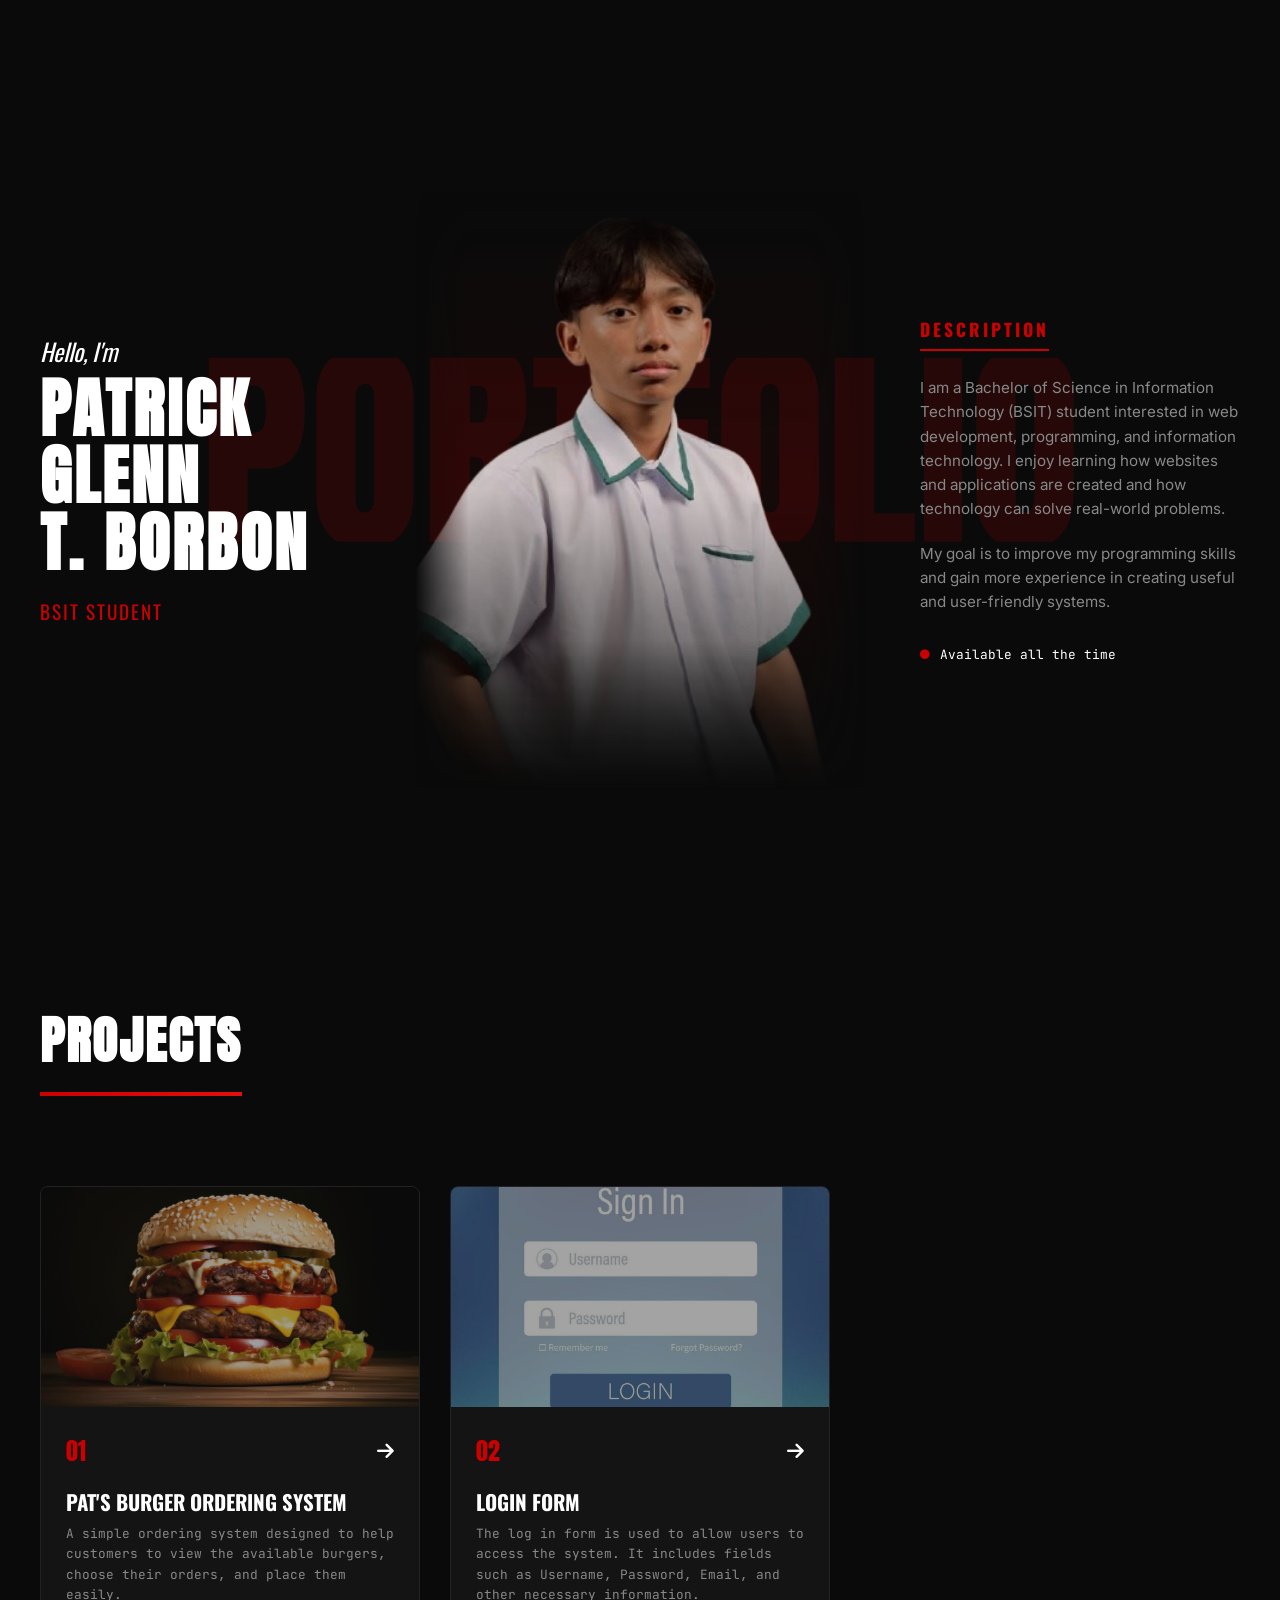
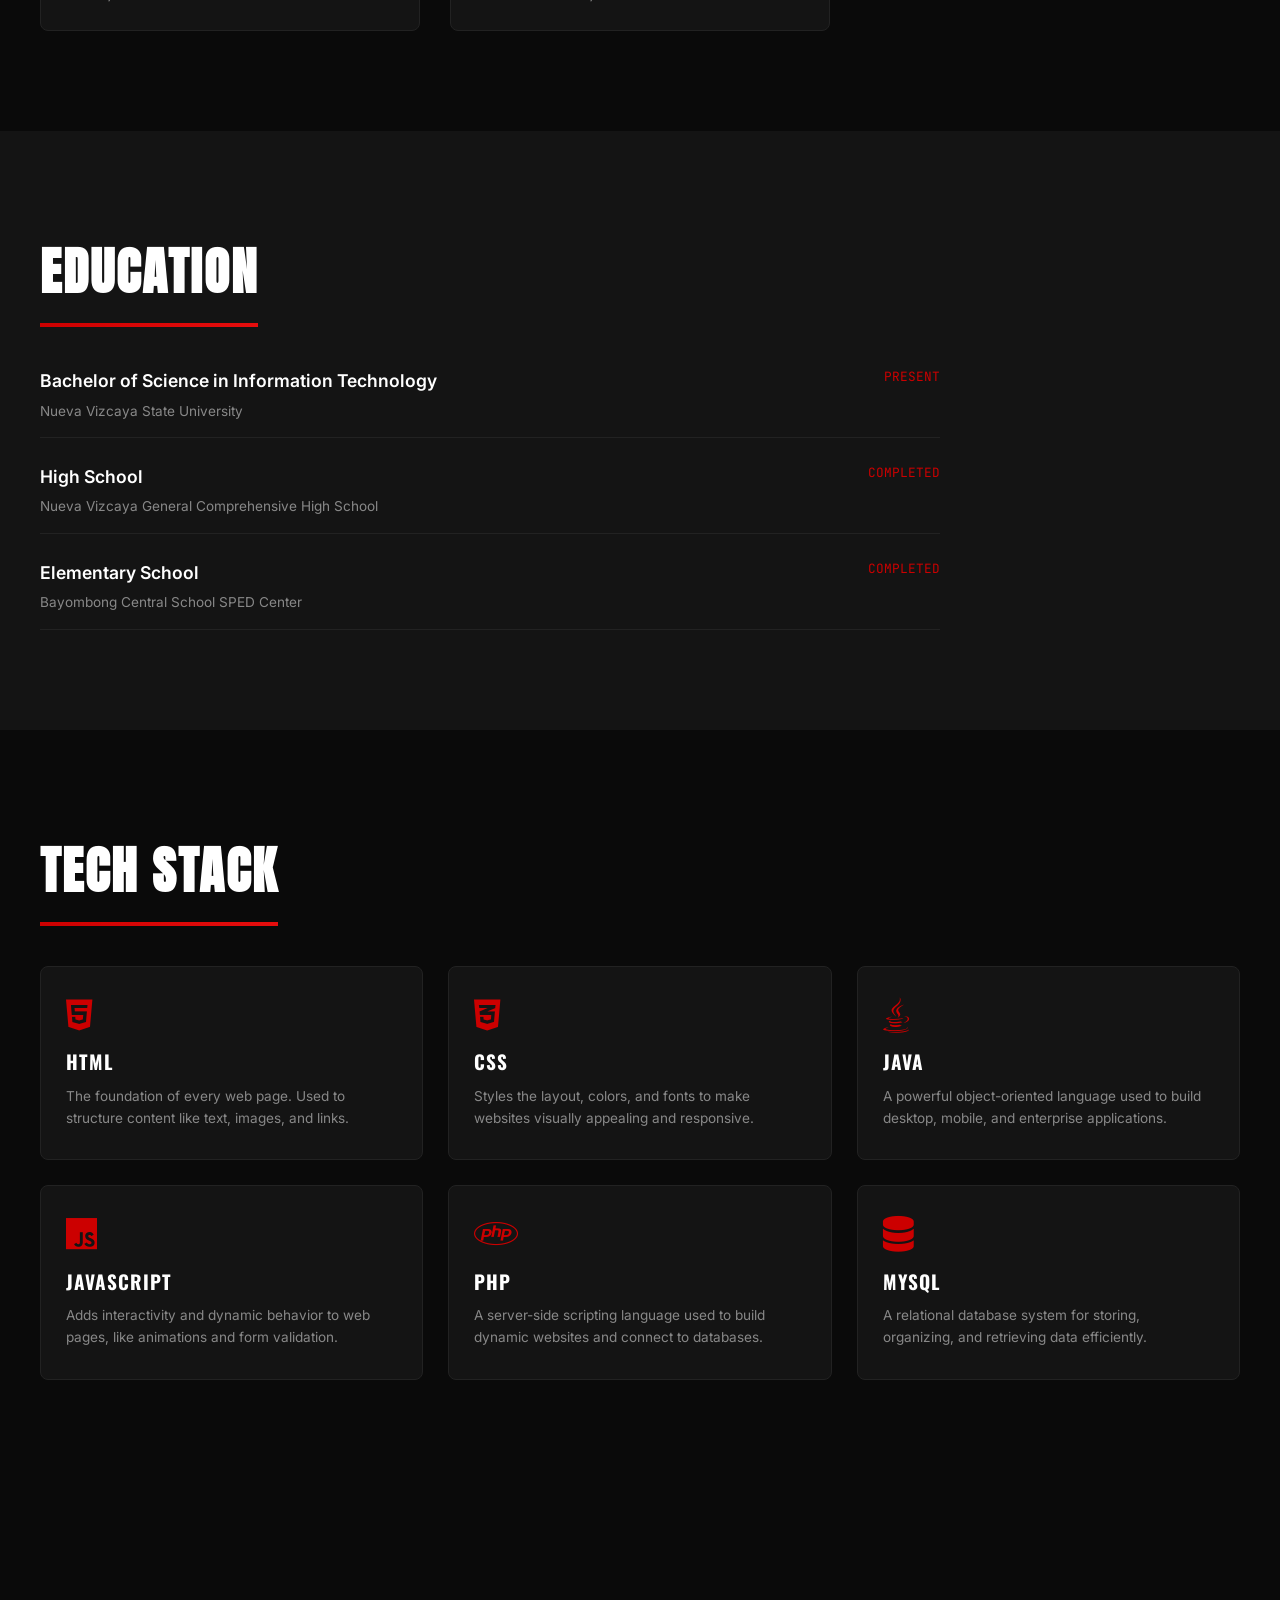
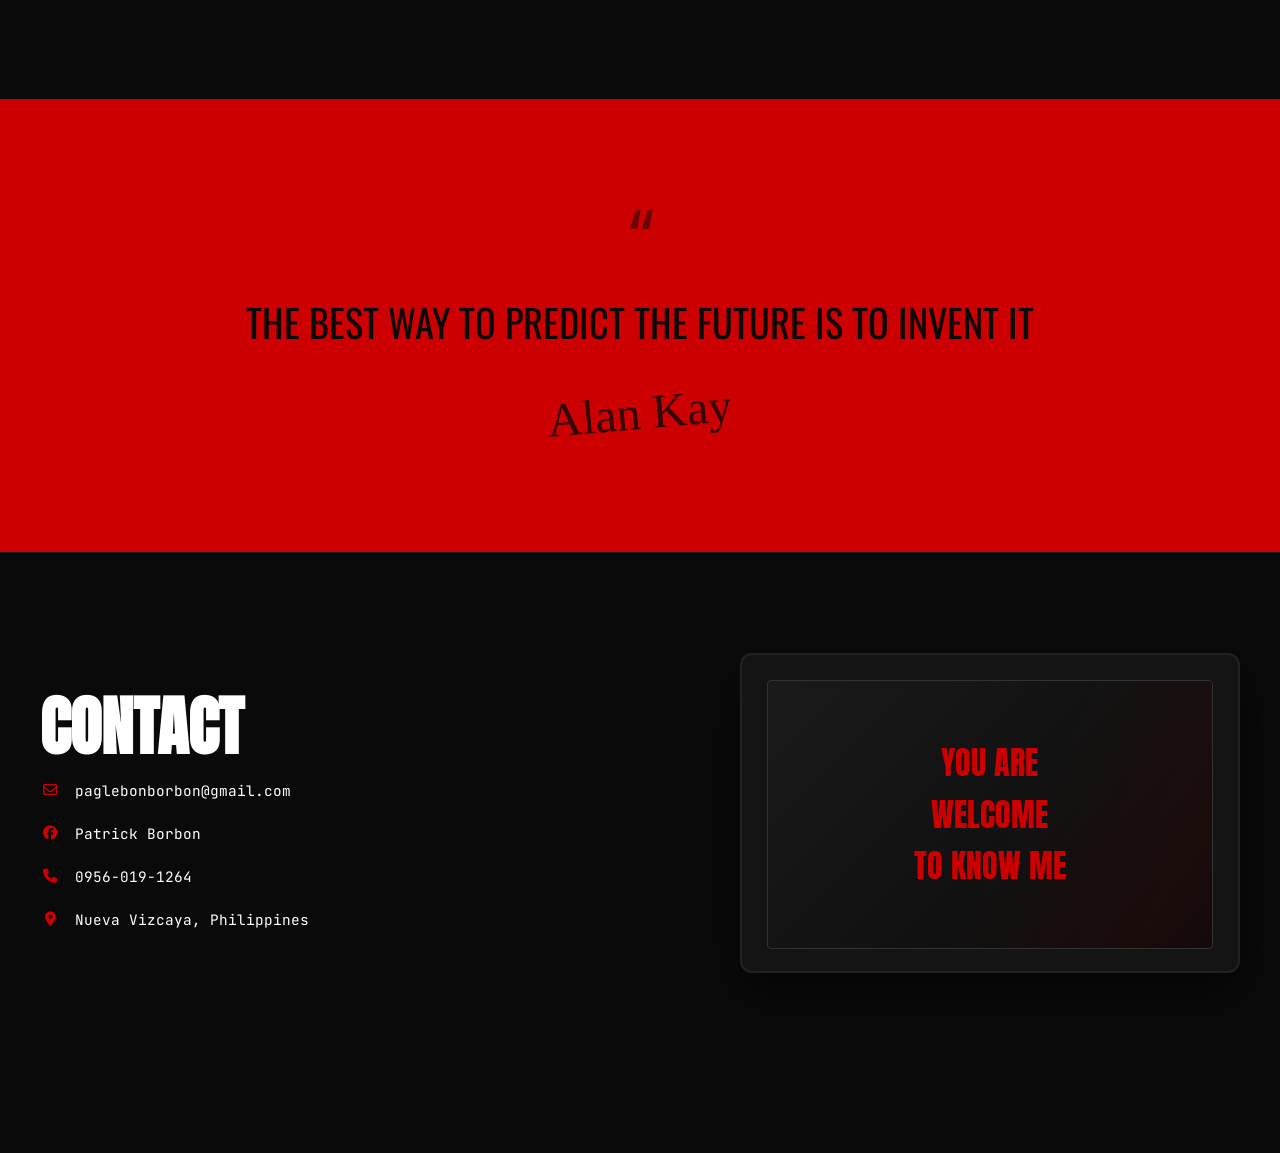
<file: index.html>
<!DOCTYPE html>
<html lang="en">
<head>
    <meta charset="UTF-8">
    <meta name="viewport" content="width=device-width, initial-scale=1.0">
    <title>Portfolio | Patsyyy</title>
    
    <!-- Google Fonts -->
    <link rel="preconnect" href="https://fonts.googleapis.com">
    <link rel="preconnect" href="https://fonts.gstatic.com" crossorigin>
    <link href="https://fonts.googleapis.com/css2?family=Anton&family=Inter:wght@300;400;600&family=JetBrains+Mono:wght@400;700&family=Oswald:wght@500;700&display=swap" rel="stylesheet">
    
    <!-- FontAwesome for Icons -->
    <link rel="stylesheet" href="https://cdnjs.cloudflare.com/ajax/libs/font-awesome/6.4.0/css/all.min.css">

    <!-- Link to External CSS -->
    <link rel="stylesheet" href="style.css">
</head>
<body>

    <!-- Sticky Navigation -->
    <nav class="navbar" id="navbar">
        <div class="nav-content">
            <div class="nav-logo">PATS</div>
            <ul class="nav-links">
                <li><a href="#home">Home</a></li>
                <li><a href="#projects">Projects</a></li>
                <li><a href="#education">Education</a></li>
                <li><a href="#techstack">Tech Stack</a></li>
                <li><a href="#contact">Contact</a></li>
            </ul>
        </div>
    </nav>

    <!-- Hero Section -->
    <section class="hero" id="home">
        <div class="hero-bg-text">PORTFOLIO</div>
        <div class="container">
            <div class="hero-grid">
                
                <!-- Left Column (Text) -->
                <div class="hero-left reveal-left">
                    <span class="greeting">Hello, I'm</span>
                    <h1 class="typing-title">Patrick Glenn<br>T. Borbon</h1>
                    <div class="profession">BSIT STUDENT</div>
                </div>

                <!-- Center Column (Image) -->
                <div class="hero-center reveal-scale">
                    <div class="hero-image-wrapper">
                        <img src="picture.png" alt="Portrait of Patrick Glenn T. Borbon">
                    </div>
                </div>

                <!-- Right Column (About Paragraph) -->
                <div class="hero-right reveal-right">
                    <h3 class="description-title">DESCRIPTION</h3>
                    <p>I am a Bachelor of Science in Information Technology (BSIT) student interested in web development, programming, and information technology. I enjoy learning how websites and applications are created and how technology can solve real-world problems.</p>
                    <p>My goal is to improve my programming skills and gain more experience in creating useful and user-friendly systems.</p>
                    <div class="availability">
                        <i class="fa-solid fa-circle"></i>
                        <span>Available all the time</span>
                    </div>
                </div>

            </div>
        </div>
    </section>

    <!-- Selected Projects Section -->
    <section class="projects" id="projects">
        <div class="container">
            <div class="projects-header reveal">
                <h2 class="section-title">Projects</h2>
            </div>
            
            <div class="projects-grid">
                <!-- Project 1 - Linked to burger.html -->
                <a href="burger.html" class="project-card reveal" style="text-decoration: none; color: inherit;">
                    <div class="project-img">
                        <img src="burger.png" alt="Pat's Burger Ordering System">
                    </div>
                    <div class="project-info">
                        <div class="project-meta">
                            <span class="project-num">01</span>
                            <i class="fa-solid fa-arrow-right project-arrow"></i>
                        </div>
                        <h3>Pat's Burger Ordering System</h3>
                        <p>A simple ordering system designed to help customers to view the available burgers, choose their orders, and place them easily.</p>
                    </div>
                </a>

                <!-- Project 2 - Now linked to loginform.html -->
                <a href="loginform.html" class="project-card reveal" style="text-decoration: none; color: inherit;">
                    <div class="project-img">
                        <img src="login.png" alt="Login Form">
                    </div>
                    <div class="project-info">
                        <div class="project-meta">
                            <span class="project-num">02</span>
                            <i class="fa-solid fa-arrow-right project-arrow"></i>
                        </div>
                        <h3>Login Form</h3>
                        <p>The log in form is used to allow users to access the system. It includes fields such as Username, Password, Email, and other necessary information.</p>
                    </div>
                </a>

            </div>
        </div>
    </section>

    <!-- Education Section -->
    <section class="education" id="education">
        <div class="container">
            <h2 class="section-title reveal">Education</h2>
            <div class="edu-list">
                <div class="edu-item reveal">
                    <div>
                        <h4>Bachelor of Science in Information Technology</h4>
                        <p>Nueva Vizcaya State University</p>
                    </div>
                    <span class="edu-date">PRESENT</span>
                </div>
                <div class="edu-item reveal">
                    <div>
                        <h4>High School</h4>
                        <p>Nueva Vizcaya General Comprehensive High School</p>
                    </div>
                    <span class="edu-date">COMPLETED</span>
                </div>
                <div class="edu-item reveal">
                    <div>
                        <h4>Elementary School</h4>
                        <p>Bayombong Central School SPED Center</p>
                    </div>
                    <span class="edu-date">COMPLETED</span>
                </div>
            </div>
        </div>
    </section>

    <!-- Tech Stack Section (separate container) -->
    <section class="techstack" id="techstack">
        <div class="container">
            <h2 class="section-title reveal">Tech Stack</h2>
            <div class="techstack-grid">

                <div class="tech-card reveal">
                    <i class="fa-brands fa-html5 tech-icon"></i>
                    <h4>HTML</h4>
                    <p>The foundation of every web page. Used to structure content like text, images, and links.</p>
                </div>

                <div class="tech-card reveal">
                    <i class="fa-brands fa-css3-alt tech-icon"></i>
                    <h4>CSS</h4>
                    <p>Styles the layout, colors, and fonts to make websites visually appealing and responsive.</p>
                </div>

                <div class="tech-card reveal">
                    <i class="fa-brands fa-java tech-icon"></i>
                    <h4>Java</h4>
                    <p>A powerful object-oriented language used to build desktop, mobile, and enterprise applications.</p>
                </div>

                <div class="tech-card reveal">
                    <i class="fa-brands fa-js tech-icon"></i>
                    <h4>JavaScript</h4>
                    <p>Adds interactivity and dynamic behavior to web pages, like animations and form validation.</p>
                </div>

                <div class="tech-card reveal">
                    <i class="fa-brands fa-php tech-icon"></i>
                    <h4>PHP</h4>
                    <p>A server-side scripting language used to build dynamic websites and connect to databases.</p>
                </div>

                <div class="tech-card reveal">
                    <i class="fa-solid fa-database tech-icon"></i>
                    <h4>MySQL</h4>
                    <p>A relational database system for storing, organizing, and retrieving data efficiently.</p>
                </div>

                <div class="tech-card reveal">
                    <i class="fa-brands fa-bootstrap tech-icon"></i>
                    <h4>Bootstrap</h4>
                    <p>A CSS framework with ready-made components for fast, mobile-first responsive design.</p>
                </div>

                <div class="tech-card reveal">
                    <i class="fa-brands fa-github tech-icon"></i>
                    <h4>GitHub</h4>
                    <p>A platform for hosting code, collaborating with others, and tracking project versions.</p>
                </div>

            </div>
        </div>
    </section>

    <!-- Testimonial Section -->
    <section class="testimonial">
        <div class="container">
            <div class="quote-wrapper reveal">
                <div class="quote-icon">“</div>
                <p class="quote-text">The best way to predict the future is to invent it</p>
                <div class="signature">Alan Kay</div>
            </div>
        </div>
    </section>

    <!-- Contact / Footer Section -->
    <section class="contact" id="contact">
        <div class="container">
            <div class="contact-grid">
                
                <div class="contact-left reveal-left">
                    <h2>CONTACT</h2>
                    
                    <div class="contact-details">
                        <div class="contact-item">
                            <i class="fa-regular fa-envelope"></i>
                            <span>paglebonborbon@gmail.com</span>
                        </div>
                        <!-- Updated Facebook link to point to the provided profile URL -->
                        <div class="contact-item">
                            <i class="fa-brands fa-facebook"></i>
                            <a href="https://www.facebook.com/patrick.borbon" target="_blank" rel="noopener noreferrer">Patrick Borbon</a>
                        </div>
                        <div class="contact-item">
                            <i class="fa-solid fa-phone"></i>
                            <span>0956-019-1264</span>
                        </div>
                        <div class="contact-item">
                            <i class="fa-solid fa-location-dot"></i>
                            <span>Nueva Vizcaya, Philippines</span>
                        </div>
                    </div>
                </div>

                <div class="contact-right reveal-right">
                    <div class="laptop-mockup">
                        <div class="laptop-screen">
                            YOU ARE<br>WELCOME<br>TO KNOW ME
                        </div>
                    </div>
                </div>

            </div>

            <div class="footer-bottom reveal">
                <p>&copy; 2026 Patrick Glenn T. Borbon. All rights reserved.</p>
            </div>
        </div>
    </section>

    <!-- Link to External JavaScript -->
    <script src="script.js"></script>
</body>
</html>
</file>
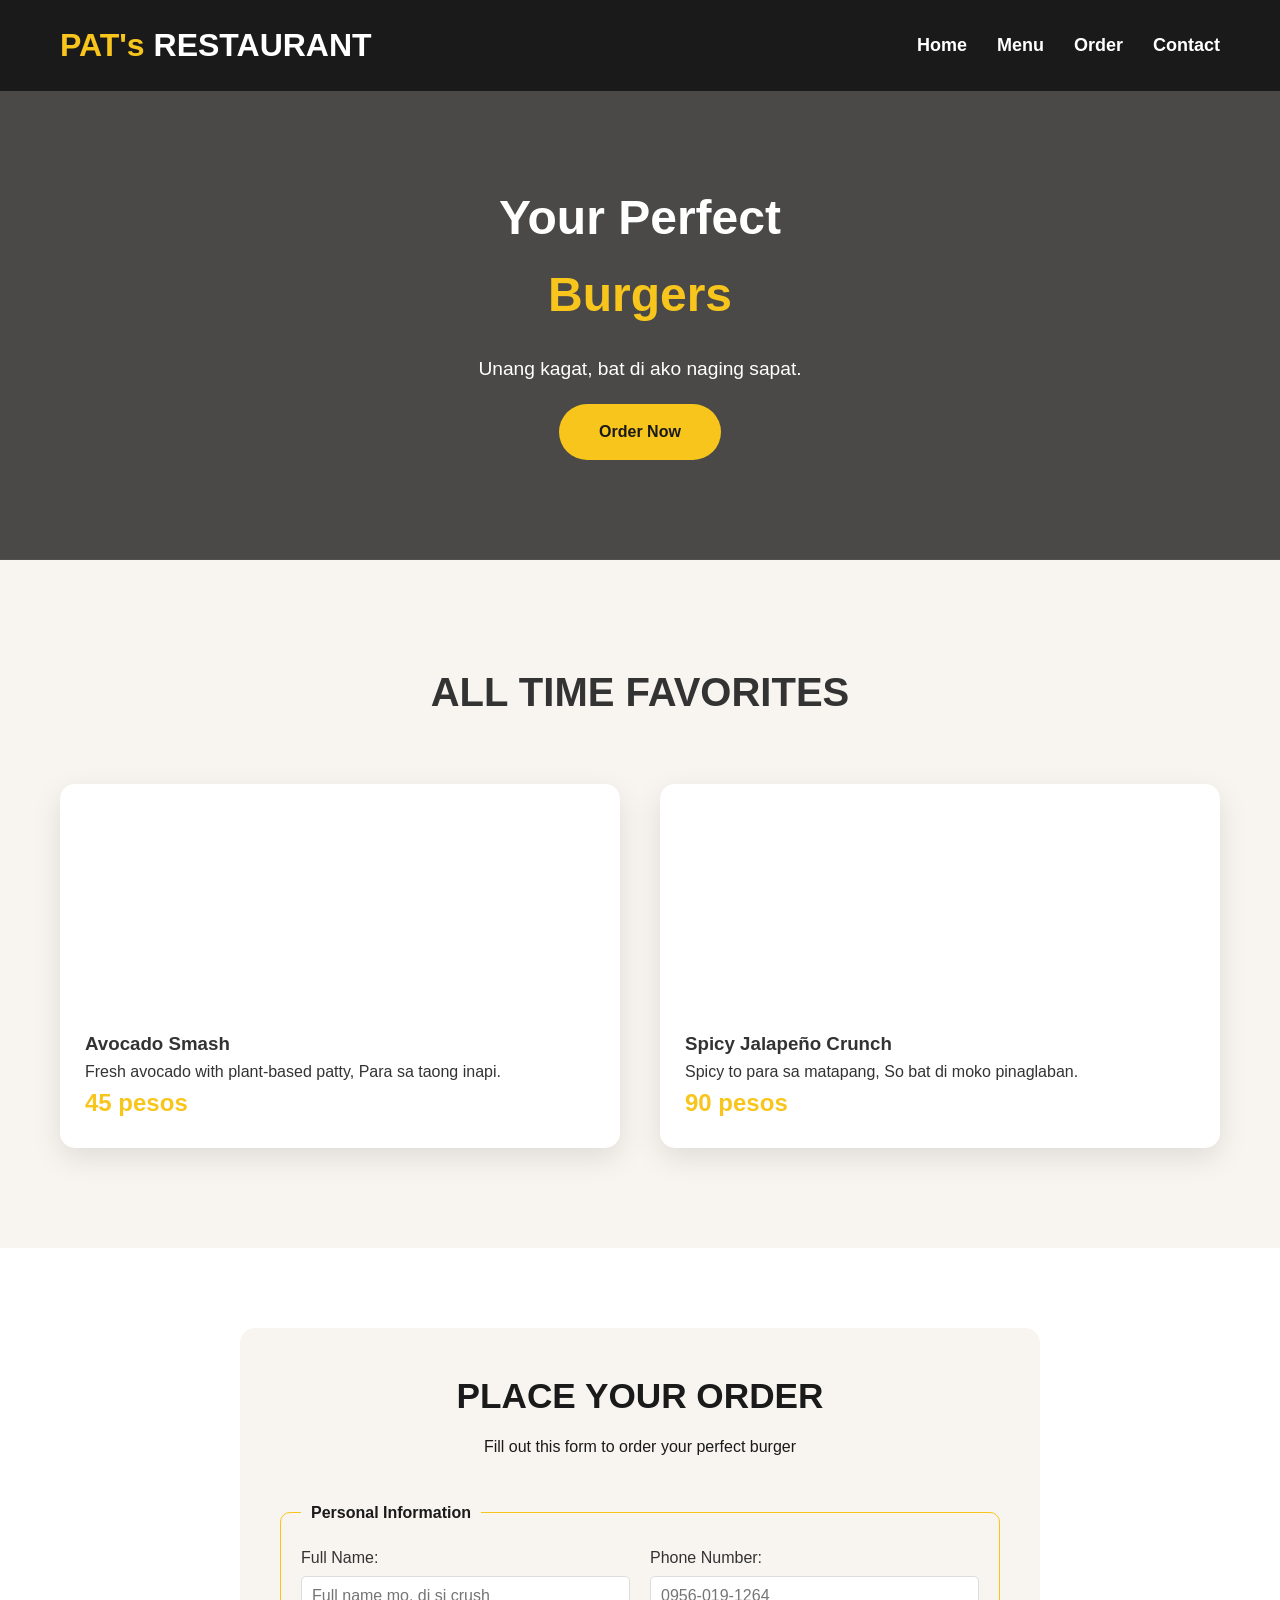
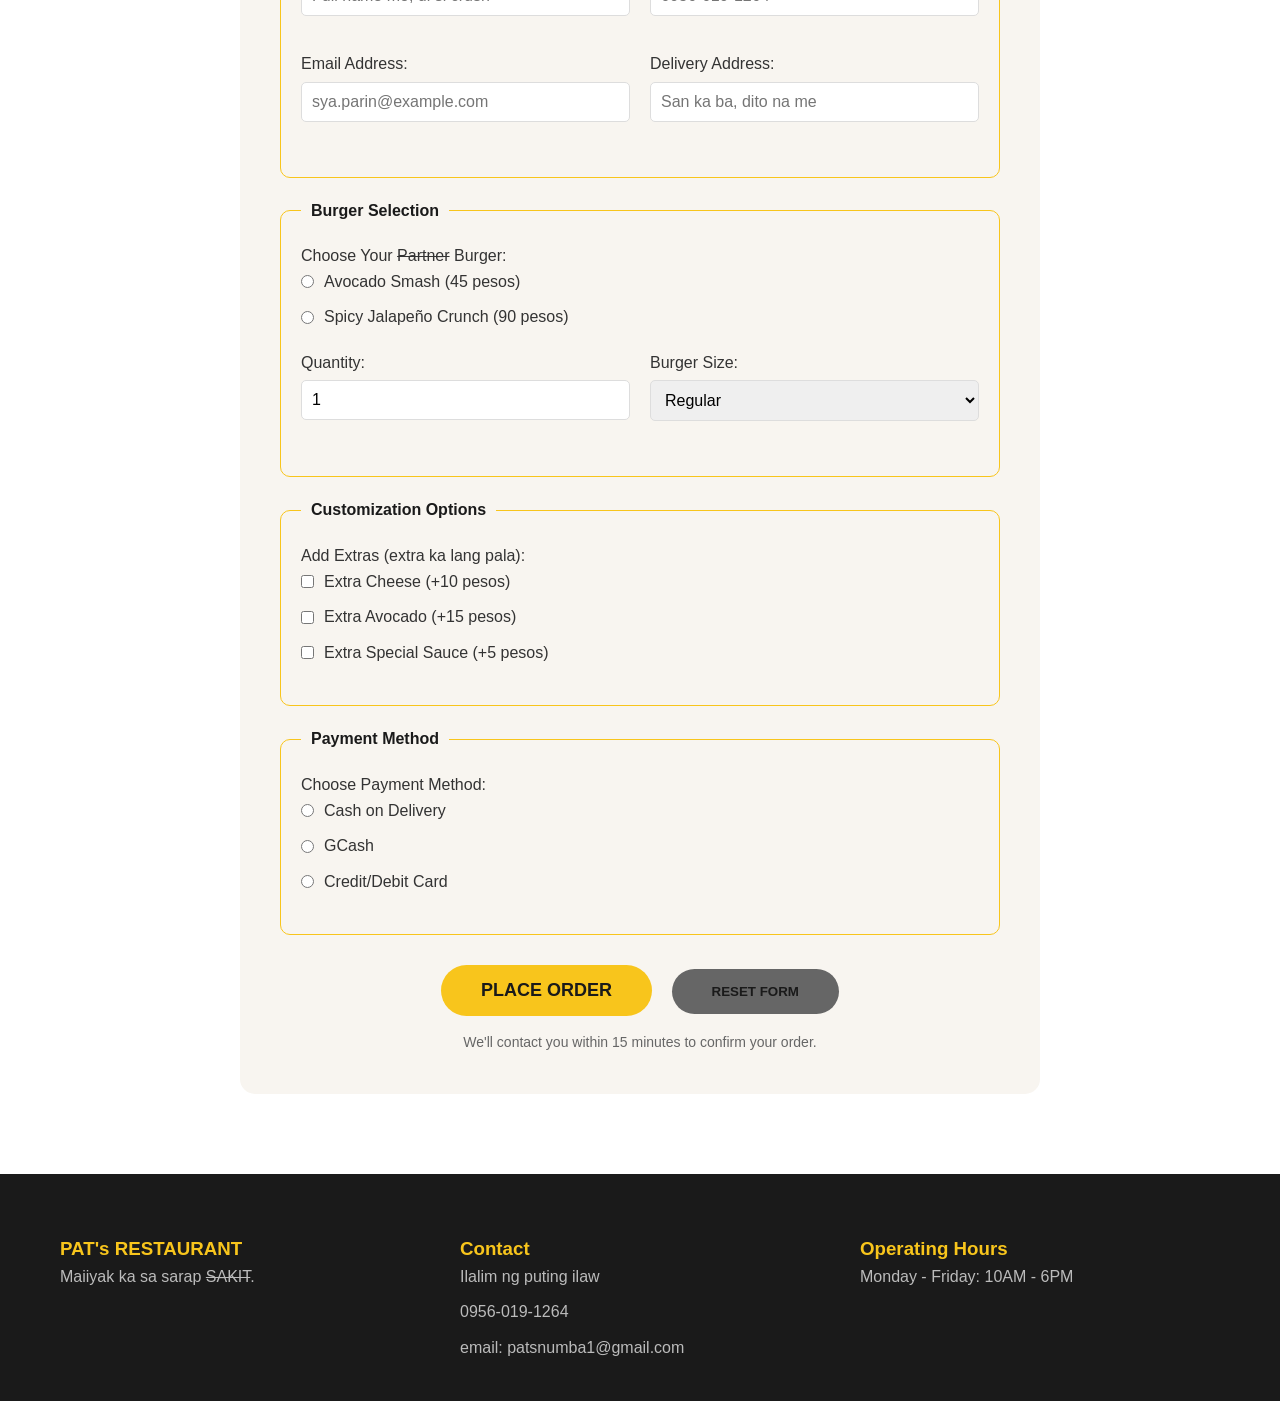
<file: burger.html>
<!DOCTYPE html>
<html lang="en">
<head>
    <meta charset="UTF-8">
    <meta name="viewport" content="width=device-width, initial-scale=1.0">
    <title>PAT's RESTAURANT | Perfect Burgers</title>
    <link rel="stylesheet" href="https://cdnjs.cloudflare.com/ajax/libs/font-awesome/6.4.0/css/all.min.css">

    <style>
        * {
            margin: 0;
            padding: 0;
            box-sizing: border-box;
            font-family: 'Segoe UI', Tahoma, Geneva, Verdana, sans-serif;
        }

        body {
            background-color: #f8f5f0;
            color: #333;
            line-height: 1.6;
        }

        .container {
            max-width: 1200px;
            margin: 0 auto;
            padding: 0 20px;
        }

        header {
            background-color: #1a1a1a;
            padding: 20px 0;
            position: fixed;
            width: 100%;
            z-index: 1000;
        }

        .header-container {
            display: flex;
            justify-content: space-between;
            align-items: center;
        }

        .logo {
            color: #f8c51c;
            font-size: 32px;
            font-weight: 800;
            text-decoration: none;
        }

        .logo span {
            color: white;
        }

        nav ul {
            display: flex;
            list-style: none;
        }

        nav ul li {
            margin-left: 30px;
        }

        nav ul li a {
            color: white;
            text-decoration: none;
            font-size: 18px;
            font-weight: 600;
        }

        nav ul li a:hover {
            color: #f8c51c;
        }

        .hero {
            background: linear-gradient(rgba(0,0,0,.7), rgba(0,0,0,.7)),
            url('https://images.unsplash.com/photo-1571091718767-18b5b1457add');
            background-size: cover;
            background-position: center;
            color: white;
            padding: 180px 0 100px;
            text-align: center;
        }

        .hero h1 {
            font-size: 3rem;
        }

        .hero span {
            color: #f8c51c;
            display: block;
        }

        .hero p {
            max-width: 700px;
            margin: 20px auto;
            font-size: 1.2rem;
        }

        .btn {
            background-color: #f8c51c;
            color: #1a1a1a;
            padding: 15px 40px;
            text-decoration: none;
            font-weight: bold;
            border-radius: 50px;
            display: inline-block;
            border: none;
            cursor: pointer;
            transition: all 0.3s ease;
        }

        .btn:hover {
            background-color: #e0b318;
            transform: translateY(-3px);
        }

        .burgers {
            padding: 100px 0;
        }

        .section-title {
            text-align: center;
            margin-bottom: 60px;
        }

        .section-title h2 {
            font-size: 2.5rem;
        }

        .burgers-grid {
            display: grid;
            grid-template-columns: repeat(auto-fit, minmax(300px,1fr));
            gap: 40px;
        }

        .burger-card {
            background: white;
            border-radius: 15px;
            overflow: hidden;
            box-shadow: 0 10px 30px rgba(0,0,0,0.1);
        }

        .burger-img {
            height: 220px;
            background-size: cover;
            background-position: center;
        }

        .avocado {
            background-image: url('https://images.unsplash.com/photo-1551782450-a2132b4ba21d');
        }

        .jalapeno {
            background-image: url('https://images.unsplash.com/photo-1568901346375-23c9450c58cd');
        }

        .burger-content {
            padding: 25px;
        }

        .price {
            color: #f8c51c;
            font-size: 1.5rem;
            font-weight: bold;
        }

        .order-form-section {
            background-color: white;
            padding: 80px 0;
        }

        .form-container {
            max-width: 800px;
            margin: 0 auto;
            background-color: #f8f5f0;
            padding: 40px;
            border-radius: 15px;
        }

        .form-title {
            text-align: center;
            margin-bottom: 40px;
            color: #1a1a1a;
        }

        .form-title h2 {
            font-size: 2.2rem;
            margin-bottom: 10px;
        }

        label {
            display: block;
            margin-bottom: 15px;
        }

        input, select, textarea {
            width: 100%;
            padding: 10px;
            border: 1px solid #ddd;
            border-radius: 5px;
            font-size: 16px;
            margin-top: 5px;
        }

        .radio-label, .checkbox-label {
            display: flex;
            align-items: center;
            margin-bottom: 10px;
        }

        .radio-label input, .checkbox-label input {
            width: auto;
            margin-right: 10px;
            margin-top: 0;
        }

        .form-group {
            margin-bottom: 20px;
        }

        .form-row {
            display: grid;
            grid-template-columns: 1fr 1fr;
            gap: 20px;
        }

        .form-submit {
            text-align: center;
            margin-top: 30px;
        }

        .submit-btn {
            background-color: #f8c51c;
            color: #1a1a1a;
            padding: 15px 40px;
            font-size: 18px;
            font-weight: bold;
            border-radius: 50px;
            border: none;
            cursor: pointer;
        }

        fieldset {
            border: 1px solid #f8c51c;
            border-radius: 10px;
            padding: 20px;
            margin-bottom: 20px;
        }

        legend {
            font-weight: bold;
            color: #1a1a1a;
            padding: 0 10px;
        }

        footer {
            background-color: #1a1a1a;
            color: white;
            padding: 60px 0 30px;
        }

        .footer-content {
            display: grid;
            grid-template-columns: repeat(3, 1fr);
            gap: 40px;
        }

        .footer-column h3 {
            color: #f8c51c;
        }

        .footer-column p {
            color: #bbb;
            margin-bottom: 10px;
        }
    </style>
</head>

<body>

<header>
    <div class="container header-container">
        <a href="#" class="logo">PAT's <span>RESTAURANT</span></a>
        <nav>
            <ul>
                <li><a href="#home">Home</a></li>
                <li><a href="#menu">Menu</a></li>
                <li><a href="#order">Order</a></li>
                <li><a href="#contact">Contact</a></li>
            </ul>
        </nav>
    </div>
</header>

<section class="hero" id="home">
    <div class="container">
        <h1>Your Perfect <span>Burgers</span></h1>
        <p>Unang kagat, bat di ako naging sapat.</p>
        <a href="#menu" class="btn">Order Now</a>
    </div>
</section>

<section class="burgers" id="menu">
    <div class="container">
        <div class="section-title">
            <h2>ALL TIME FAVORITES</h2>
        </div>

        <div class="burgers-grid">
            <div class="burger-card">
                <div class="burger-img avocado"></div>
                <div class="burger-content">
                    <h3>Avocado Smash</h3>
                    <p>Fresh avocado with plant-based patty, Para sa taong inapi.</p>
                    <div class="price">45 pesos</div>
                </div>
            </div>

            <div class="burger-card">
                <div class="burger-img jalapeno"></div>
                <div class="burger-content">
                    <h3>Spicy Jalapeño Crunch</h3>
                    <p>Spicy to para sa matapang, So bat di moko pinaglaban.</p>
                    <div class="price">90 pesos</div>
                </div>
            </div>
        </div>
    </div>
</section>

<section class="order-form-section" id="order">
    <div class="container">
        <div class="form-container">
            <div class="form-title">
                <h2>PLACE YOUR ORDER</h2>
                <p>Fill out this form to order your perfect burger</p>
            </div>
            
            <form id="orderForm" action="#" method="GET">
                
                <fieldset>
                    <legend>Personal Information</legend>
                    
                    <div class="form-row">
                        <div class="form-group">
                            <label>
                                Full Name:
                                <input type="text" name="fullName" placeholder="Full name mo, di si crush" required>
                            </label>
                        </div>
                        
                        <div class="form-group">
                            <label>
                                Phone Number:
                                <input type="tel" name="phone" placeholder="0956-019-1264" required>
                            </label>
                        </div>
                    </div>
                    
                    <div class="form-row">
                        <div class="form-group">
                            <label>
                                Email Address:
                                <input type="email" name="email" placeholder="sya.parin@example.com" required>
                            </label>
                        </div>
                        
                        <div class="form-group">
                            <label>
                                Delivery Address:
                                <input type="text" name="address" placeholder="San ka ba, dito na me">
                            </label>
                        </div>
                    </div>
                </fieldset>

                <fieldset>
                    <legend>Burger Selection</legend>
                    
                    <div class="form-group">
                        <p>Choose Your <del>Partner</del> Burger:</p>
                        <div>
                            <label class="radio-label">
                                <input type="radio" name="burgerType" value="avocado" required>
                                Avocado Smash (45 pesos)
                            </label>                            
                            <label class="radio-label">
                                <input type="radio" name="burgerType" value="jalapeno" required>
                                Spicy Jalapeño Crunch (90 pesos)
                            </label>                            
                        </div>
                    </div>
                    
                    <div class="form-row">
                        <div class="form-group">
                            <label>
                                Quantity:
                                <input type="number" name="quantity" min="1" max="20" value="1" required>
                            </label>
                        </div>
                        
                        <div class="form-group">
                            <label>
                                Burger Size:
                                <select name="size">
                                    <option value="regular">Regular</option>
                                    <option value="large">Large (+15 pesos)</option>
                                    <option value="double">Double Patty (+30 pesos)</option>
                                </select>
                            </label>
                        </div>
                    </div>
                </fieldset>
                
                <fieldset>
                    <legend>Customization Options</legend>
                    
                    <div class="form-group">
                        <p>Add Extras (extra ka lang pala):</p>
                        <div>
                            <label class="checkbox-label">
                                <input type="checkbox" name="extras" value="cheese">
                                Extra Cheese (+10 pesos)
                            </label>
                                                        
                            <label class="checkbox-label">
                                <input type="checkbox" name="extras" value="avocado">
                                Extra Avocado (+15 pesos)
                            </label>
                            
                            <label class="checkbox-label">
                                <input type="checkbox" name="extras" value="sauce">
                                Extra Special Sauce (+5 pesos)
                            </label>
                        </div>
                    </div>
                </fieldset>

                <fieldset>
                    <legend>Payment Method</legend>
                    
                    <div class="form-group">
                        <p>Choose Payment Method:</p>
                        <div>
                            <label class="radio-label">
                                <input type="radio" name="payment" value="cash" required>
                                Cash on Delivery
                            </label>
                            
                            <label class="radio-label">
                                <input type="radio" name="payment" value="gcash" required>
                                GCash
                            </label>
                            
                            <label class="radio-label">
                                <input type="radio" name="payment" value="card" required>
                                Credit/Debit Card
                            </label>
                        </div>
                    </div>                    
                </fieldset>
               
                <div class="form-submit">
                    <button type="submit" class="submit-btn">PLACE ORDER</button>
                    <button type="reset" class="btn" style="background-color: #666; margin-left: 15px;">RESET FORM</button>
                    <p style="margin-top: 15px; color: #666; font-size: 14px;">We'll contact you within 15 minutes to confirm your order.</p>
                </div>
            </form>
        </div>
    </div>
</section>

<footer id="contact">
    <div class="container">
        <div class="footer-content">
            <div class="footer-column">
                <h3>PAT's RESTAURANT</h3>
                <p>Maiiyak ka sa sarap <del>SAKIT</del>.</p>
            </div>

            <div class="footer-column">
                <h3>Contact</h3>
                <p>Ilalim ng puting ilaw</p>
                <p>0956-019-1264</p>
                <p>email: patsnumba1@gmail.com</p>
            </div>
            
            <div class="footer-column">
                <h3>Operating Hours</h3>
                <p>Monday - Friday: 10AM - 6PM</p>
            </div>
        </div>
    </div>
</footer>

</body>
</html>
</file>
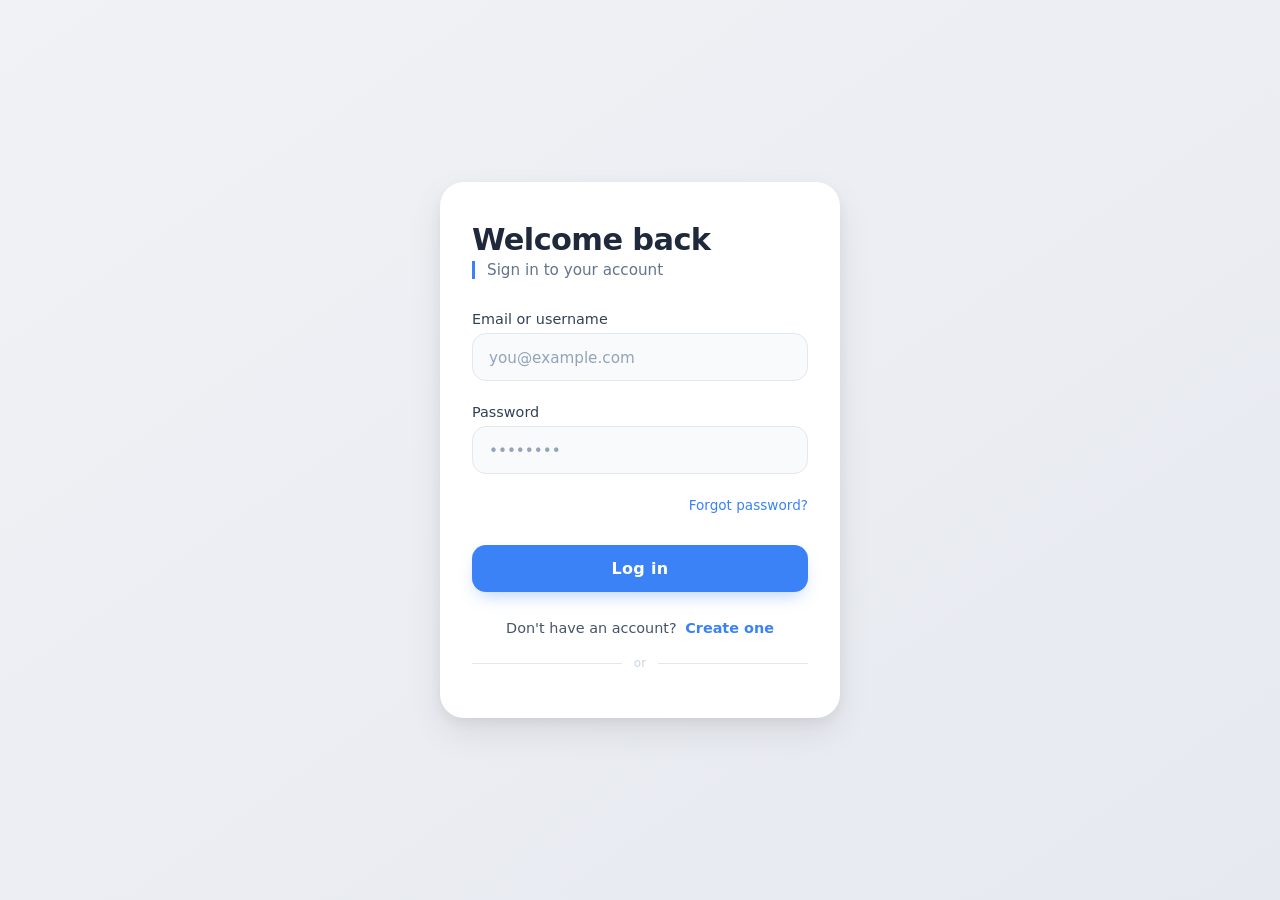
<file: loginform.html>
<!DOCTYPE html>
<html lang="en">
<head>
    <meta charset="UTF-8">
    <meta name="viewport" content="width=device-width, initial-scale=1.0">
    <title>Simple Login Form</title>
    <style>
        /* Global reset & base styling */
        * {
            margin: 0;
            padding: 0;
            box-sizing: border-box;
            font-family: system-ui, -apple-system, 'Segoe UI', Roboto, 'Helvetica Neue', sans-serif;
        }

        body {
            background: linear-gradient(145deg, #f0f2f5 0%, #e6e9f0 100%);
            min-height: 100vh;
            display: flex;
            align-items: center;
            justify-content: center;
            padding: 1.5rem;
        }

        /* Card container */
        .login-card {
            background: #ffffff;
            width: 100%;
            max-width: 400px;
            padding: 2.5rem 2rem;
            border-radius: 24px;
            box-shadow: 0 15px 35px rgba(0, 0, 0, 0.08), 0 5px 12px rgba(0, 0, 0, 0.05);
            transition: transform 0.2s ease;
        }

        .login-card:hover {
            transform: translateY(-3px);
        }

        /* Heading */
        .login-card h2 {
            font-size: 1.9rem;
            font-weight: 600;
            color: #1e293b;
            margin-bottom: 0.25rem;
            letter-spacing: -0.02em;
        }

        .subhead {
            font-size: 0.95rem;
            color: #64748b;
            margin-bottom: 2rem;
            border-left: 3px solid #3b82f6;
            padding-left: 0.75rem;
        }

        /* Form fields */
        .form-group {
            margin-bottom: 1.4rem;
        }

        .form-group label {
            display: block;
            font-size: 0.9rem;
            font-weight: 500;
            color: #334155;
            margin-bottom: 0.4rem;
        }

        .form-group input {
            width: 100%;
            padding: 0.85rem 1rem;
            font-size: 1rem;
            background: #f8fafc;
            border: 1.5px solid #e2e8f0;
            border-radius: 14px;
            outline: none;
            transition: border-color 0.2s, box-shadow 0.2s;
            color: #0f172a;
        }

        .form-group input::placeholder {
            color: #94a3b8;
            font-weight: 400;
            font-size: 0.95rem;
        }

        .form-group input:focus {
            border-color: #3b82f6;
            background: #ffffff;
            box-shadow: 0 0 0 4px rgba(59, 130, 246, 0.1);
        }

        /* Forgot password link */
        .forgot-row {
            display: flex;
            justify-content: flex-end;
            margin-top: 0.25rem;
            margin-bottom: 1.75rem;
        }

        .forgot-row a {
            font-size: 0.85rem;
            color: #3b82f6;
            text-decoration: none;
            font-weight: 500;
            transition: color 0.15s;
        }

        .forgot-row a:hover {
            color: #1e40af;
            text-decoration: underline;
        }

        /* Login button */
        .login-btn {
            width: 100%;
            background: #3b82f6;
            color: white;
            font-size: 1rem;
            font-weight: 600;
            padding: 0.9rem 1.5rem;
            border: none;
            border-radius: 14px;
            cursor: pointer;
            transition: background 0.2s, transform 0.1s, box-shadow 0.2s;
            box-shadow: 0 8px 18px -6px rgba(59, 130, 246, 0.4);
            letter-spacing: 0.3px;
            margin-top: 0.25rem;
        }

        .login-btn:hover {
            background: #2563eb;
            box-shadow: 0 10px 22px -6px rgba(37, 99, 235, 0.5);
        }

        .login-btn:active {
            transform: scale(0.98);
            box-shadow: 0 4px 10px -4px rgba(37, 99, 235, 0.6);
        }

        /* Sign up suggestion */
        .signup-text {
            text-align: center;
            margin-top: 1.75rem;
            font-size: 0.9rem;
            color: #475569;
        }

        .signup-text a {
            color: #3b82f6;
            font-weight: 600;
            text-decoration: none;
            margin-left: 0.25rem;
            transition: color 0.15s;
        }

        .signup-text a:hover {
            color: #1e40af;
            text-decoration: underline;
        }

        /* Small decorative divider */
        .divider {
            display: flex;
            align-items: center;
            gap: 0.75rem;
            margin: 1.25rem 0 0.5rem;
            color: #cbd5e1;
            font-size: 0.75rem;
        }

        .divider-line {
            flex: 1;
            height: 1px;
            background: #e2e8f0;
        }

        /* Responsive tweak */
        @media (max-width: 480px) {
            .login-card {
                padding: 1.8rem 1.5rem;
                border-radius: 20px;
            }

            .login-card h2 {
                font-size: 1.7rem;
            }
        }
    </style>
</head>
<body>
    <div class="login-card">
        <h2>Welcome back</h2>
        <div class="subhead">Sign in to your account</div>

        <form action="#" method="post">
            <!-- Email / Username field -->
            <div class="form-group">
                <label for="email">Email or username</label>
                <input 
                    type="text" 
                    id="email" 
                    name="email" 
                    placeholder="you@example.com" 
                    autocomplete="username"
                    required
                >
            </div>

            <!-- Password field -->
            <div class="form-group">
                <label for="password">Password</label>
                <input 
                    type="password" 
                    id="password" 
                    name="password" 
                    placeholder="••••••••" 
                    autocomplete="current-password"
                    required
                >
            </div>

            <!-- Forgot password link -->
            <div class="forgot-row">
                <a href="#">Forgot password?</a>
            </div>

            <!-- Submit button -->
            <button type="submit" class="login-btn">Log in</button>

            <!-- Sign up prompt -->
            <div class="signup-text">
                Don't have an account? <a href="#">Create one</a>
            </div>

            <!-- subtle divider (optional visual) -->
            <div class="divider">
                <span class="divider-line"></span>
                <span>or</span>
                <span class="divider-line"></span>
            </div>
            <!-- The 'or' divider is purely decorative – no extra button, just for visual style -->
        </form>
    </div>
</body>
</html>
</file>
<file: style.css>
:root {
    --bg-black: #0a0a0a;
    --bg-charcoal: #141414;
    --accent-red: #cc0000;
    --accent-red-hover: #ff1a1a;
    --text-white: #ffffff;
    --text-grey: #888888;
    --border-color: #222222;
    --font-heading: 'Anton', sans-serif;
    --font-subheading: 'Oswald', sans-serif;
    --font-body: 'Inter', sans-serif;
    --font-mono: 'JetBrains Mono', monospace;
}

* {
    margin: 0;
    padding: 0;
    box-sizing: border-box;
    scroll-behavior: smooth;
}

body {
    background-color: var(--bg-black);
    color: var(--text-white);
    font-family: var(--font-body);
    line-height: 1.6;
    overflow-x: hidden;
    -webkit-font-smoothing: antialiased;
}

a {
    text-decoration: none;
    color: inherit;
    transition: all 0.3s ease;
}

ul {
    list-style: none;
}

.container {
    max-width: 1400px;
    margin: 0 auto;
    padding: 0 40px;
}

/* ============================================================
   KEYFRAMES — LOOP ANIMATIONS
   ============================================================ */

@keyframes float {
    0%, 100% { transform: translateY(0px); }
    50%      { transform: translateY(-14px); }
}

@keyframes pulse-dot {
    0%, 100% { 
        opacity: 1; 
        box-shadow: 0 0 0 0 rgba(204, 0, 0, 0.7);
    }
    50% { 
        opacity: 0.6;
        box-shadow: 0 0 0 10px rgba(204, 0, 0, 0);
    }
}

@keyframes bg-drift {
    0%, 100% { transform: translate(-50%, -50%) scale(1); }
    50%      { transform: translate(-50%, -50%) scale(1.05); }
}

@keyframes glow-pulse {
    0%, 100% { 
        border-color: var(--border-color);
        box-shadow: 0 0 0 rgba(204, 0, 0, 0);
    }
    50% { 
        border-color: rgba(204, 0, 0, 0.6);
        box-shadow: 0 0 25px rgba(204, 0, 0, 0.25);
    }
}

@keyframes shimmer {
    0%   { background-position: -200% center; }
    100% { background-position: 200% center; }
}

@keyframes icon-breathe {
    0%, 100% { transform: scale(1);    opacity: 1;   }
    50%      { transform: scale(1.12); opacity: 0.85; }
}

@keyframes rotate-slow {
    from { transform: rotate(0deg); }
    to   { transform: rotate(360deg); }
}

@keyframes arrow-nudge {
    0%, 100% { transform: translateX(0); }
    50%      { transform: translateX(8px); }
}

@keyframes quote-pulse {
    0%, 100% { opacity: 0.4; }
    50%      { opacity: 0.8; }
}

@keyframes border-run {
    0%   { background-position: 0% 50%; }
    100% { background-position: 200% 50%; }
}

/* ============================================================
   STICKY NAVIGATION
   ============================================================ */
.navbar {
    position: fixed;
    top: -100px;
    left: 0;
    width: 100%;
    background-color: rgba(10, 10, 10, 0.95);
    backdrop-filter: blur(10px);
    border-bottom: 1px solid var(--border-color);
    z-index: 1000;
    transition: top 0.4s ease;
    padding: 15px 0;
}

.navbar.visible {
    top: 0;
}

.nav-content {
    display: flex;
    justify-content: space-between;
    align-items: center;
    max-width: 1400px;
    margin: 0 auto;
    padding: 0 40px;
}

.nav-logo {
    font-family: var(--font-subheading);
    font-size: 1.5rem;
    font-weight: 700;
    letter-spacing: 2px;
    color: var(--accent-red);
    animation: icon-breathe 3s ease-in-out infinite;
}

.nav-links {
    display: flex;
    gap: 30px;
}

.nav-links a {
    font-family: var(--font-mono);
    font-size: 0.8rem;
    text-transform: uppercase;
    letter-spacing: 1px;
    color: var(--text-grey);
    position: relative;
}

.nav-links a::after {
    content: "";
    position: absolute;
    left: 0;
    bottom: -4px;
    width: 0%;
    height: 2px;
    background-color: var(--accent-red);
    transition: width 0.3s ease;
}

.nav-links a:hover {
    color: var(--accent-red);
}

.nav-links a:hover::after {
    width: 100%;
}

/* ============================================================
   UTILITY CLASSES
   ============================================================ */
.section-title {
    font-family: var(--font-heading);
    font-size: clamp(2rem, 4vw, 3.5rem);
    text-transform: uppercase;
    letter-spacing: 2px;
    margin-bottom: 40px;
    display: inline-block;
    border-bottom: 4px solid var(--accent-red);
    padding-bottom: 10px;
    position: relative;
}

.section-title::after {
    content: "";
    position: absolute;
    left: 0;
    bottom: -4px;
    width: 100%;
    height: 4px;
    background: linear-gradient(
        90deg,
        transparent 0%,
        var(--accent-red-hover) 50%,
        transparent 100%
    );
    background-size: 200% 100%;
    animation: border-run 3s linear infinite;
    opacity: 0.5;
}

.mono-label {
    font-family: var(--font-mono);
    font-size: 0.75rem;
    color: var(--text-grey);
    text-transform: uppercase;
    letter-spacing: 1px;
}

.accent-text {
    color: var(--accent-red);
}

/* ============================================================
   HERO SECTION
   ============================================================ */
.hero {
    position: relative;
    min-height: 100vh;
    display: flex;
    align-items: center;
    padding-top: 80px;
    overflow: hidden;
}

.hero-bg-text {
    position: absolute;
    top: 50%;
    left: 50%;
    transform: translate(-50%, -50%);
    font-family: var(--font-heading);
    font-size: clamp(4rem, 18vw, 16rem);
    color: rgba(204, 0, 0, 0.15);
    white-space: nowrap;
    z-index: 0;
    pointer-events: none;
    line-height: 0.8;
    letter-spacing: 0;
    max-width: 100vw;
    overflow: hidden;
    animation: bg-drift 8s ease-in-out infinite;
}

.hero-grid {
    display: grid;
    grid-template-columns: 1fr 1.5fr 1fr;
    gap: 40px;
    width: 100%;
    position: relative;
    z-index: 1;
    align-items: center;
}

.hero-left {
    display: flex;
    flex-direction: column;
    justify-content: center;
}

.hero-left .greeting {
    font-family: var(--font-subheading);
    font-size: 1.5rem;
    font-style: italic;
    color: var(--text-white);
    margin-bottom: 5px;
}

.hero-left h1 {
    font-family: var(--font-heading);
    font-size: clamp(3rem, 5vw, 5rem);
    line-height: 1.05;
    letter-spacing: 3px;
    text-transform: uppercase;
    margin-bottom: 20px;
}

.hero-left .profession {
    font-family: var(--font-subheading);
    font-size: 1.2rem;
    color: var(--accent-red);
    text-transform: uppercase;
    letter-spacing: 2px;
    margin-bottom: 20px;
}

.availability {
    display: flex;
    align-items: center;
    gap: 10px;
    font-family: var(--font-mono);
    font-size: 0.8rem;
    color: var(--text-white);
}

.availability i {
    color: var(--accent-red);
    font-size: 0.6rem;
    border-radius: 50%;
    animation: pulse-dot 1.6s ease-in-out infinite;
}

.hero-center {
    display: flex;
    justify-content: center;
    align-items: flex-end;
    height: 100%;
}

.hero-image-wrapper {
    position: relative;
    width: 100%;
    max-width: 450px;
    height: 600px;
    overflow: hidden;
    border-radius: 10px;
    -webkit-mask-image: 
        linear-gradient(to bottom, transparent 0%, black 15%, black 75%, transparent 100%),
        linear-gradient(to right, transparent 0%, black 12%, black 88%, transparent 100%);
    -webkit-mask-composite: source-in;
    mask-image: 
        linear-gradient(to bottom, transparent 0%, black 15%, black 75%, transparent 100%),
        linear-gradient(to right, transparent 0%, black 12%, black 88%, transparent 100%);
    mask-composite: intersect;
    animation: float 6s ease-in-out infinite;
}

.hero-image-wrapper img {
    width: 100%;
    height: 100%;
    object-fit: cover;
    filter: contrast(1.05) brightness(0.9) saturate(1.05);
    mix-blend-mode: luminosity;
    opacity: 0.95;
}

.hero-image-wrapper::after {
    content: "";
    position: absolute;
    inset: 0;
    background: linear-gradient(
        180deg,
        rgba(10, 10, 10, 0.25) 0%,
        rgba(204, 0, 0, 0.06) 50%,
        rgba(10, 10, 10, 0.85) 100%
    );
    pointer-events: none;
    mix-blend-mode: multiply;
}

.hero-right {
    display: flex;
    flex-direction: column;
    justify-content: center;
    align-items: flex-start;
    text-align: left;
    gap: 20px;
}

.description-title {
    font-family: var(--font-subheading);
    font-size: 1.1rem;
    color: var(--accent-red);
    text-transform: uppercase;
    letter-spacing: 3px;
    margin-bottom: 5px;
    border-bottom: 2px solid var(--accent-red);
    padding-bottom: 6px;
    display: inline-block;
}

.hero-right p {
    font-size: 0.95rem;
    color: var(--text-grey);
    line-height: 1.6;
    max-width: 380px;
}

.hero-right .availability {
    margin-top: 10px;
}

/* ============================================================
   SELECTED PROJECTS
   ============================================================ */
.projects {
    padding: 100px 0;
    background-color: var(--bg-black);
}

.projects-header {
    display: flex;
    justify-content: space-between;
    align-items: flex-end;
    margin-bottom: 50px;
}

.view-all {
    font-family: var(--font-mono);
    font-size: 0.8rem;
    color: var(--text-white);
    text-transform: uppercase;
    display: flex;
    align-items: center;
    gap: 10px;
    border-bottom: 1px solid var(--accent-red);
    padding-bottom: 5px;
}

.view-all:hover {
    color: var(--accent-red);
    gap: 15px;
}

.projects-grid {
    display: grid;
    grid-template-columns: repeat(3, 1fr);
    gap: 30px;
}

.project-card {
    background-color: var(--bg-charcoal);
    border: 1px solid var(--border-color);
    border-radius: 8px;
    overflow: hidden;
    transition: transform 0.3s ease, border-color 0.3s ease, box-shadow 0.3s ease;
    cursor: pointer;
    animation: glow-pulse 5s ease-in-out infinite;
}

.project-card:hover {
    transform: translateY(-10px) scale(1.02);
    border-color: var(--accent-red);
    box-shadow: 0 10px 30px rgba(204, 0, 0, 0.2);
    animation-play-state: paused;
}

.project-img {
    width: 100%;
    height: 220px;
    background-color: #1a1a1a;
    overflow: hidden;
}

.project-img img {
    width: 100%;
    height: 100%;
    object-fit: cover;
    opacity: 0.6;
    transition: opacity 0.3s ease, transform 0.6s ease;
}

.project-card:hover .project-img img {
    opacity: 1;
    transform: scale(1.08);
}

.project-info {
    padding: 25px;
}

.project-meta {
    display: flex;
    justify-content: space-between;
    align-items: center;
    margin-bottom: 15px;
}

.project-num {
    font-family: var(--font-heading);
    font-size: 1.5rem;
    color: var(--accent-red);
}

.project-arrow {
    color: var(--text-white);
    font-size: 1.2rem;
    transition: transform 0.3s ease, color 0.3s ease;
    animation: arrow-nudge 2.5s ease-in-out infinite;
}

.project-card:hover .project-arrow {
    transform: translateX(10px);
    color: var(--accent-red);
    animation-play-state: paused;
}

.project-info h3 {
    font-family: var(--font-subheading);
    font-size: 1.3rem;
    text-transform: uppercase;
    margin-bottom: 5px;
}

.project-info p {
    font-size: 0.8rem;
    color: var(--text-grey);
    font-family: var(--font-mono);
}

/* ============================================================
   EDUCATION
   ============================================================ */
.education {
    padding: 100px 0;
    background-color: var(--bg-charcoal);
}

.edu-list {
    display: flex;
    flex-direction: column;
    gap: 25px;
    max-width: 900px;
}

.edu-item {
    display: flex;
    justify-content: space-between;
    align-items: flex-start;
    border-bottom: 1px solid var(--border-color);
    padding-bottom: 15px;
    transition: border-color 0.3s ease, transform 0.3s ease;
}

.edu-item:hover {
    border-color: var(--accent-red);
    transform: translateX(6px);
}

.edu-item h4 {
    font-family: var(--font-body);
    font-weight: 600;
    font-size: 1.1rem;
    margin-bottom: 5px;
}

.edu-item p {
    font-size: 0.85rem;
    color: var(--text-grey);
}

.edu-date {
    font-family: var(--font-mono);
    font-size: 0.8rem;
    color: var(--accent-red);
}

/* ============================================================
   TECH STACK
   ============================================================ */
.techstack {
    padding: 100px 0;
    background-color: var(--bg-black);
}

.techstack-grid {
    display: grid;
    grid-template-columns: repeat(3, 1fr);
    gap: 25px;
}

.tech-card {
    background-color: var(--bg-charcoal);
    border: 1px solid var(--border-color);
    border-radius: 8px;
    padding: 30px 25px;
    transition: transform 0.3s ease, border-color 0.3s ease, box-shadow 0.3s ease;
}

.tech-card:hover {
    transform: translateY(-8px);
    border-color: var(--accent-red);
    box-shadow: 0 10px 30px rgba(204, 0, 0, 0.15);
}

.tech-icon {
    font-size: 2.2rem;
    color: var(--accent-red);
    margin-bottom: 15px;
    display: block;
    animation: icon-breathe 3.5s ease-in-out infinite;
}

.tech-card:hover .tech-icon {
    animation-play-state: paused;
    transform: scale(1.15);
    color: var(--accent-red-hover);
}

.tech-card h4 {
    font-family: var(--font-subheading);
    font-size: 1.2rem;
    text-transform: uppercase;
    letter-spacing: 1px;
    margin-bottom: 8px;
}

.tech-card p {
    font-size: 0.85rem;
    color: var(--text-grey);
    line-height: 1.6;
}

/* ============================================================
   TESTIMONIAL / QUOTE
   ============================================================ */
.testimonial {
    padding: 100px 0;
    background-color: var(--accent-red);
    color: var(--bg-black);
    position: relative;
    overflow: hidden;
}

.quote-wrapper {
    max-width: 800px;
    margin: 0 auto;
    text-align: center;
    position: relative;
    z-index: 1;
}

.quote-icon {
    font-size: 5rem;
    line-height: 1;
    margin-bottom: 20px;
    opacity: 0.5;
    animation: quote-pulse 3s ease-in-out infinite;
}

.quote-text {
    font-family: var(--font-subheading);
    font-size: clamp(1.5rem, 3vw, 2.5rem);
    text-transform: uppercase;
    line-height: 1.2;
    margin-bottom: 30px;
}

.signature {
    font-family: 'Brush Script MT', cursive;
    font-size: 3rem;
    transform: rotate(-5deg);
    display: inline-block;
    opacity: 0.8;
}

/* ============================================================
   CONTACT / FOOTER
   ============================================================ */
.contact {
    padding: 100px 0 50px;
    background-color: var(--bg-black);
    border-top: 1px solid var(--border-color);
}

.contact-grid {
    display: grid;
    grid-template-columns: 1fr 1fr;
    gap: 60px;
    align-items: center;
    margin-bottom: 80px;
}

.contact-left h2 {
    font-family: var(--font-heading);
    font-size: clamp(3rem, 5vw, 5rem);
    line-height: 1;
    text-transform: uppercase;
    margin-bottom: 20px;
}

.contact-left p {
    font-size: 1.1rem;
    color: var(--text-grey);
    margin-bottom: 40px;
    max-width: 450px;
}

.contact-details {
    display: flex;
    flex-direction: column;
    gap: 20px;
}

.contact-item {
    display: flex;
    align-items: center;
    gap: 15px;
    font-family: var(--font-mono);
    font-size: 0.9rem;
    transition: transform 0.3s ease;
}

.contact-item:hover {
    transform: translateX(6px);
}

.contact-item i {
    color: var(--accent-red);
    width: 20px;
    text-align: center;
    animation: icon-breathe 4s ease-in-out infinite;
}

.contact-item:nth-child(2) i { animation-delay: 0.4s; }
.contact-item:nth-child(3) i { animation-delay: 0.8s; }
.contact-item:nth-child(4) i { animation-delay: 1.2s; }

.contact-right {
    display: flex;
    justify-content: flex-end;
}

.laptop-mockup {
    width: 100%;
    max-width: 500px;
    height: 320px;
    background-color: var(--bg-charcoal);
    border: 2px solid var(--border-color);
    border-radius: 12px;
    position: relative;
    overflow: hidden;
    box-shadow: 0 20px 50px rgba(0,0,0,0.5);
    animation: float 7s ease-in-out infinite;
}

.laptop-screen {
    width: 90%;
    height: 85%;
    margin: 5% auto 0;
    background: linear-gradient(135deg, #1a1a1a 0%, #0a0a0a 100%);
    border-radius: 4px;
    display: flex;
    align-items: center;
    justify-content: center;
    color: var(--accent-red);
    font-family: var(--font-heading);
    font-size: 2rem;
    text-transform: uppercase;
    border: 1px solid #333;
    text-align: center;
    position: relative;
}

.laptop-screen::after {
    content: "";
    position: absolute;
    inset: 0;
    background: linear-gradient(
        120deg,
        transparent 30%,
        rgba(204, 0, 0, 0.08) 50%,
        transparent 70%
    );
    background-size: 200% 100%;
    animation: shimmer 4s linear infinite;
    pointer-events: none;
}

.footer-bottom {
    display: flex;
    justify-content: space-between;
    align-items: center;
    border-top: 1px solid var(--border-color);
    padding-top: 30px;
    font-family: var(--font-mono);
    font-size: 0.75rem;
    color: var(--text-grey);
}

/* ============================================================
   SCROLL REVEAL
   ============================================================ */
.reveal,
.reveal-left,
.reveal-right,
.reveal-scale {
    opacity: 0;
    transition: opacity 0.8s ease, transform 0.8s ease;
}

.reveal        { transform: translateY(40px); }
.reveal-left   { transform: translateX(-50px); }
.reveal-right  { transform: translateX(50px); }
.reveal-scale  { transform: scale(0.9); }

.reveal.visible,
.reveal-left.visible,
.reveal-right.visible,
.reveal-scale.visible {
    opacity: 1;
    transform: translate(0, 0) scale(1);
}

/* ============================================================
   RESPONSIVE DESIGN
   ============================================================ */
@media (max-width: 1024px) {
    .hero-grid {
        grid-template-columns: 1fr;
        text-align: center;
        gap: 60px;
    }
    .hero-left {
        align-items: center;
        text-align: center;
    }
    .hero-right {
        align-items: center;
        text-align: center;
    }
    .hero-right p {
        max-width: 100%;
    }
    .description-title {
        text-align: center;
    }
    .availability {
        justify-content: center;
    }
    .hero-center {
        order: -1;
    }
    .projects-grid {
        grid-template-columns: 1fr 1fr;
    }
    .techstack-grid {
        grid-template-columns: 1fr 1fr;
    }
    .contact-grid {
        grid-template-columns: 1fr;
        text-align: center;
    }
    .contact-left p {
        margin: 0 auto 40px;
    }
    .contact-details {
        align-items: center;
    }
    .contact-right {
        justify-content: center;
    }
    .footer-bottom {
        flex-direction: column;
        gap: 15px;
        text-align: center;
    }
}

@media (max-width: 768px) {
    .container {
        padding: 0 20px;
    }
    .nav-content {
        padding: 0 20px;
    }
    .nav-links {
        display: none;
    }
    .projects-grid {
        grid-template-columns: 1fr;
    }
    .techstack-grid {
        grid-template-columns: 1fr;
    }
    .hero-right {
        gap: 15px;
    }
}

/* ============================================================
   REDUCED MOTION (Accessibility)
   ============================================================ */
@media (prefers-reduced-motion: reduce) {
    *,
    *::before,
    *::after {
        animation-duration: 0.001ms !important;
        animation-iteration-count: 1 !important;
        transition-duration: 0.001ms !important;
    }
}
</file>
